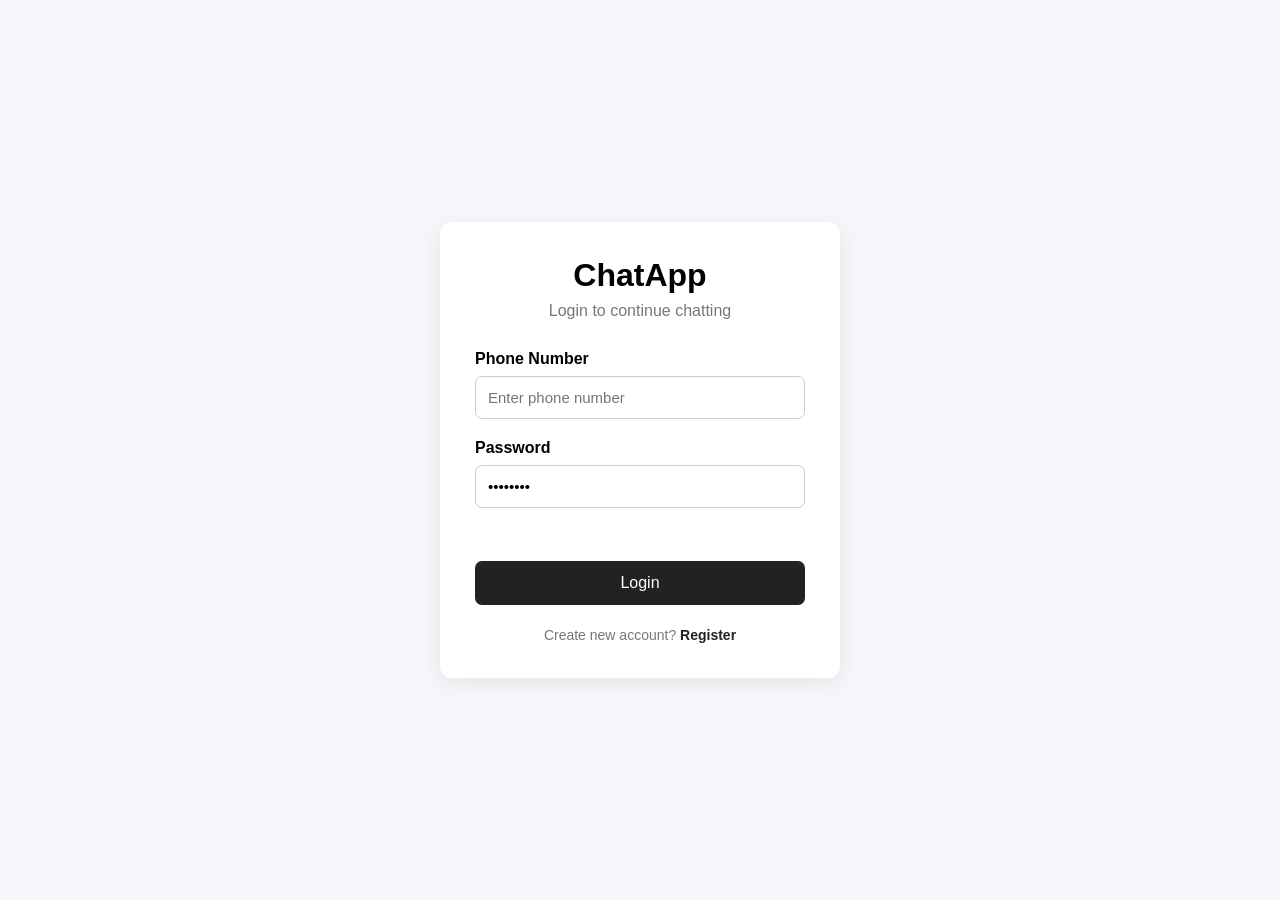
<file: src/main/webapp/index.html>
<!DOCTYPE html>
<html lang="en">
<head>
  <meta charset="UTF-8">
  <meta name="viewport" content="width=device-width, initial-scale=1.0">

  <title>ChatApp - Login</title>

  <link rel="stylesheet" href="css/login.css">
</head>

<body>

<div class="login-container">

  <div class="login-card">

    <h1>ChatApp</h1>

    <p class="subtitle">
      Login to continue chatting
    </p>

    <form id="loginForm">

      <div class="input-group">
        <label for="phoneNumber">
          Phone Number
        </label>

        <input
                type="text"
                id="phoneNumber"
                placeholder="Enter phone number"
                maxlength="15"
                required
        >
      </div>


      <div class="input-group">
        <label for="password" >
          Password
        </label>

        <input
                type="password"
                id="password"
                value="12345678"
                placeholder="Enter password"
                required
        >
      </div>


      <p id="errorMessage" class="error-message"></p>

      <button type="submit" id="loginButton">
        Login
      </button>



      <p class="login-link">

        Create new account?

        <a href="register.html">
          Register
        </a>

      </p>

    </form>

  </div>

</div>

<script src="js/login.js"></script>

</body>
</html>
</file>
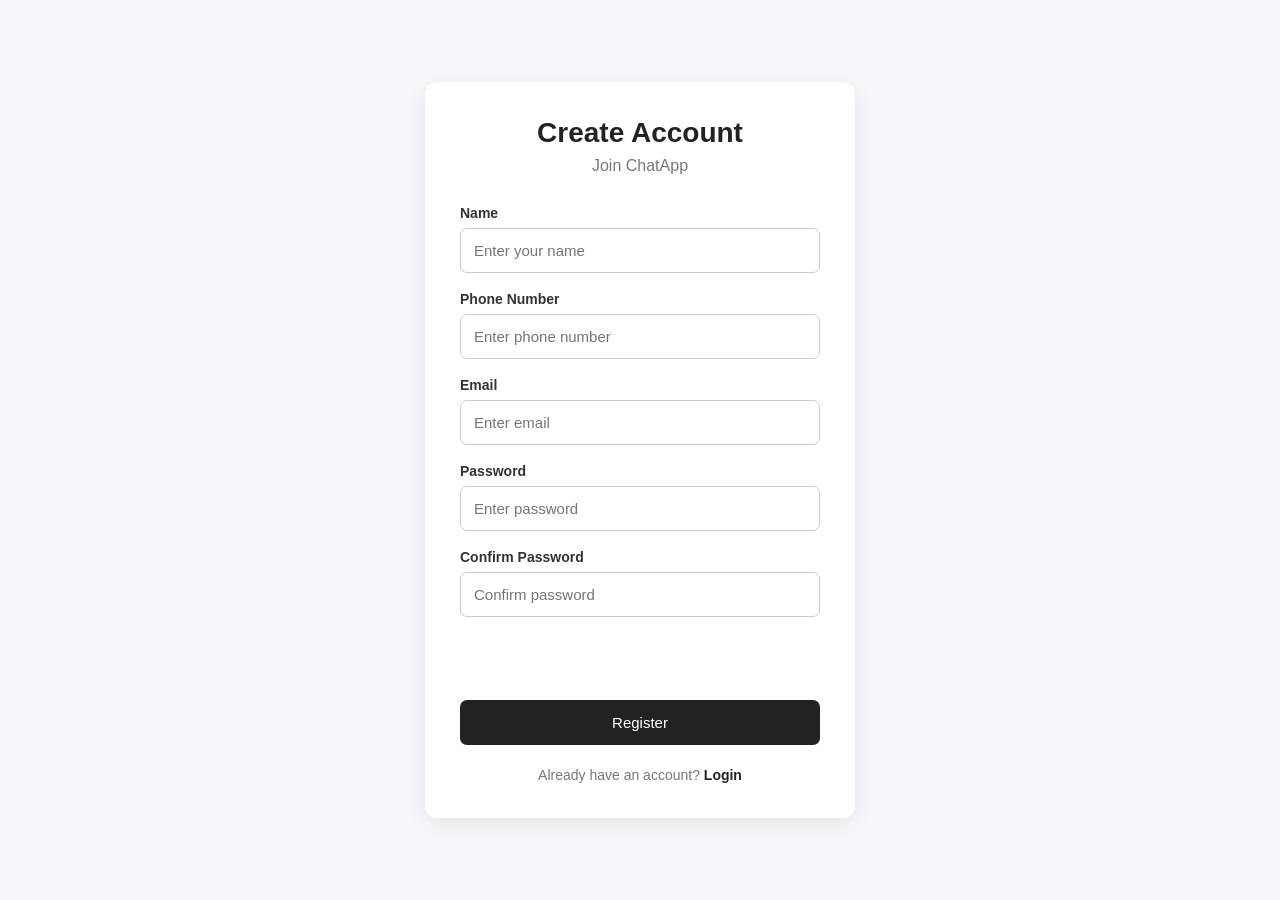
<file: src/main/webapp/register.html>
<!DOCTYPE html>
<html lang="en">

<head>

  <meta charset="UTF-8">

  <meta
          name="viewport"
          content="width=device-width, initial-scale=1.0"
  >

  <title>ChatApp - Register</title>

  <link
          rel="stylesheet"
          href="css/register.css"
  >

</head>


<body>


<div class="register-container">


  <div class="register-card">


    <h1>
      Create Account
    </h1>


    <p class="subtitle">
      Join ChatApp
    </p>


    <form id="registerForm">


      <!-- NAME -->

      <div class="form-group">

        <label for="name">
          Name
        </label>

        <input
                type="text"
                id="name"
                placeholder="Enter your name"
                autocomplete="name"
                required
        >

      </div>


      <!-- PHONE -->

      <div class="form-group">

        <label for="phoneNumber">
          Phone Number
        </label>

        <input
                type="tel"
                id="phoneNumber"
                placeholder="Enter phone number"
                autocomplete="tel"
                required
        >

      </div>


      <!-- EMAIL -->

      <div class="form-group">

        <label for="email">
          Email
        </label>

        <input
                type="email"
                id="email"
                placeholder="Enter email"
                autocomplete="email"
        >

      </div>


      <!-- PASSWORD -->

      <div class="form-group">

        <label for="password">
          Password
        </label>

        <input
                type="password"
                id="password"
                placeholder="Enter password"
                autocomplete="new-password"
                required
        >

      </div>


      <!-- CONFIRM PASSWORD -->

      <div class="form-group">

        <label for="confirmPassword">
          Confirm Password
        </label>

        <input
                type="password"
                id="confirmPassword"
                placeholder="Confirm password"
                autocomplete="new-password"
                required
        >

      </div>


      <!-- ERROR -->

      <div
              id="errorMessage"
              class="error-message"
      ></div>


      <!-- SUCCESS -->

      <div
              id="successMessage"
              class="success-message"
      ></div>


      <!-- REGISTER BUTTON -->

      <button
              type="submit"
              id="registerButton"
      >
        Register
      </button>


    </form>


    <p class="login-link">

      Already have an account?

      <a href="/chatApp/">
        Login
      </a>

    </p>


  </div>


</div>


<script src="js/register.js"></script>

</body>

</html>
</file>
<file: src/main/webapp/css/login.css>
* {
    margin: 0;
    padding: 0;
    box-sizing: border-box;
}

body {
    font-family: Arial, sans-serif;
    background: #f5f7fb;

    min-height: 100vh;

    display: flex;
    justify-content: center;
    align-items: center;
}


.login-container {
    width: 100%;
    padding: 20px;
}


.login-card {
    width: 100%;
    max-width: 400px;

    margin: auto;

    background: white;

    padding: 35px;

    border-radius: 12px;

    box-shadow: 0 5px 25px rgba(0, 0, 0, 0.08);
}


.login-card h1 {
    text-align: center;

    font-size: 32px;

    margin-bottom: 8px;
}


.login-link {
    text-align: center;

    margin-top: 22px;

    font-size: 14px;

    color: #777;
}


.login-link a {
    color: #222;

    font-weight: bold;

    text-decoration: none;
}


.login-link a:hover {
    text-decoration: underline;
}



.subtitle {
    text-align: center;

    color: #777;

    margin-bottom: 30px;
}


.input-group {
    margin-bottom: 20px;
}


.input-group label {
    display: block;

    margin-bottom: 8px;

    font-weight: 600;
}


.input-group input {
    width: 100%;

    padding: 12px;

    border: 1px solid #ccc;

    border-radius: 7px;

    font-size: 15px;

    outline: none;
}


.input-group input:focus {
    border-color: #333;
}


button {
    width: 100%;

    padding: 13px;

    border: none;

    border-radius: 7px;

    background: #222;

    color: white;

    font-size: 16px;

    cursor: pointer;
}


button:hover {
    background: #000;
}


button:disabled {
    background: #999;

    cursor: not-allowed;
}


.error-message {
    color: #d93025;

    font-size: 14px;

    margin-bottom: 15px;

    min-height: 18px;
}
</file>
<file: src/main/webapp/css/register.css>
* {
    margin: 0;
    padding: 0;
    box-sizing: border-box;
}


body {
    font-family: Arial, sans-serif;

    background: #f5f7fb;

    min-height: 100vh;

    display: flex;

    align-items: center;

    justify-content: center;
}


.register-container {
    width: 100%;

    padding: 20px;
}


.register-card {
    width: 100%;

    max-width: 430px;

    margin: auto;

    padding: 35px;

    background: white;

    border-radius: 12px;

    box-shadow:
            0 5px 20px
            rgba(0, 0, 0, 0.08);
}


.register-card h1 {
    text-align: center;

    font-size: 28px;

    margin-bottom: 8px;

    color: #222;
}


.subtitle {
    text-align: center;

    color: #777;

    margin-bottom: 30px;
}


.form-group {
    margin-bottom: 18px;
}


.form-group label {
    display: block;

    margin-bottom: 7px;

    font-size: 14px;

    font-weight: bold;

    color: #333;
}


.form-group input {
    width: 100%;

    height: 45px;

    padding: 0 13px;

    border: 1px solid #ccc;

    border-radius: 7px;

    outline: none;

    font-size: 15px;
}


.form-group input:focus {
    border-color: #222;
}


#registerButton {
    width: 100%;

    height: 45px;

    margin-top: 5px;

    border: none;

    border-radius: 7px;

    background: #222;

    color: white;

    font-size: 15px;

    cursor: pointer;
}


#registerButton:hover {
    background: #000;
}


#registerButton:disabled {
    background: #999;

    cursor: not-allowed;
}


.error-message {
    color: #d32f2f;

    font-size: 13px;

    margin-bottom: 12px;

    min-height: 18px;
}


.success-message {
    color: #2e7d32;

    font-size: 13px;

    margin-bottom: 12px;

    min-height: 18px;
}


.login-link {
    text-align: center;

    margin-top: 22px;

    font-size: 14px;

    color: #777;
}


.login-link a {
    color: #222;

    font-weight: bold;

    text-decoration: none;
}


.login-link a:hover {
    text-decoration: underline;
}


@media (max-width: 500px) {

    .register-container {
        padding: 12px;
    }


    .register-card {
        padding: 25px 20px;
    }

}
</file>
